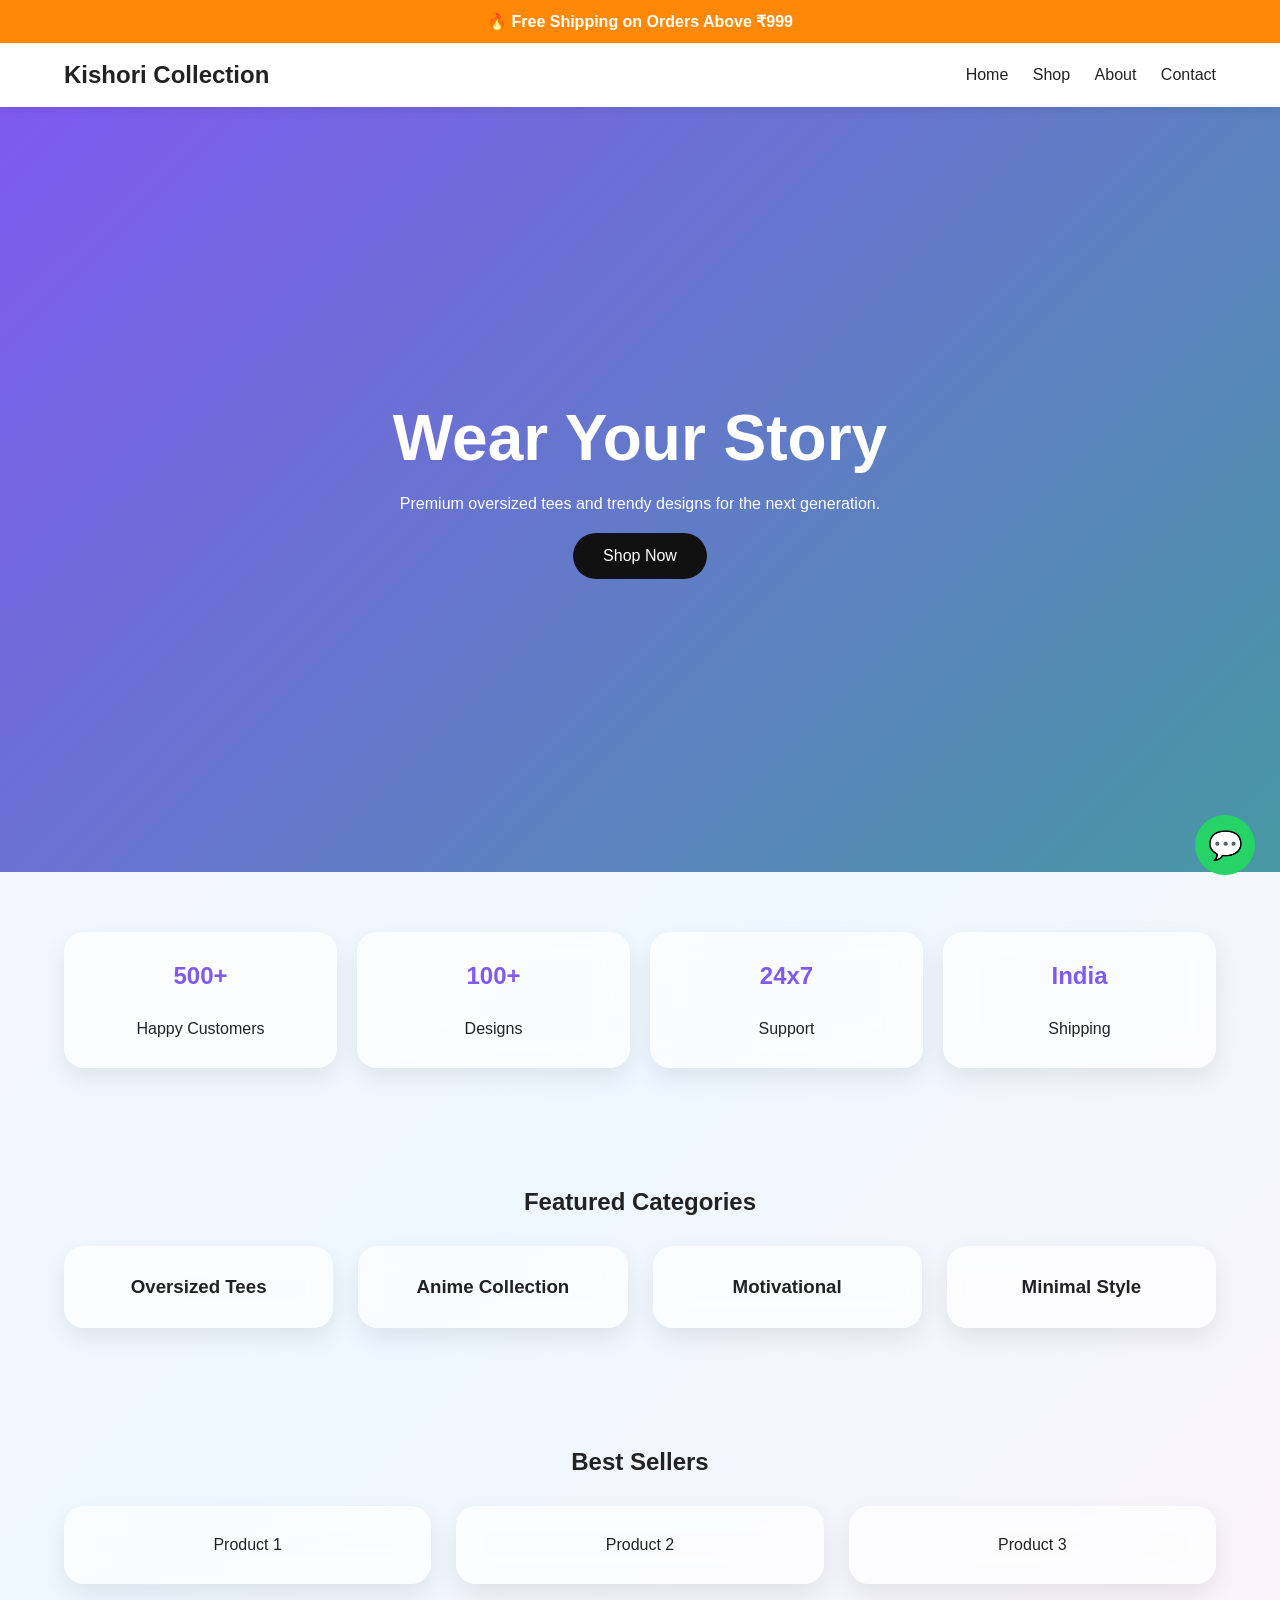
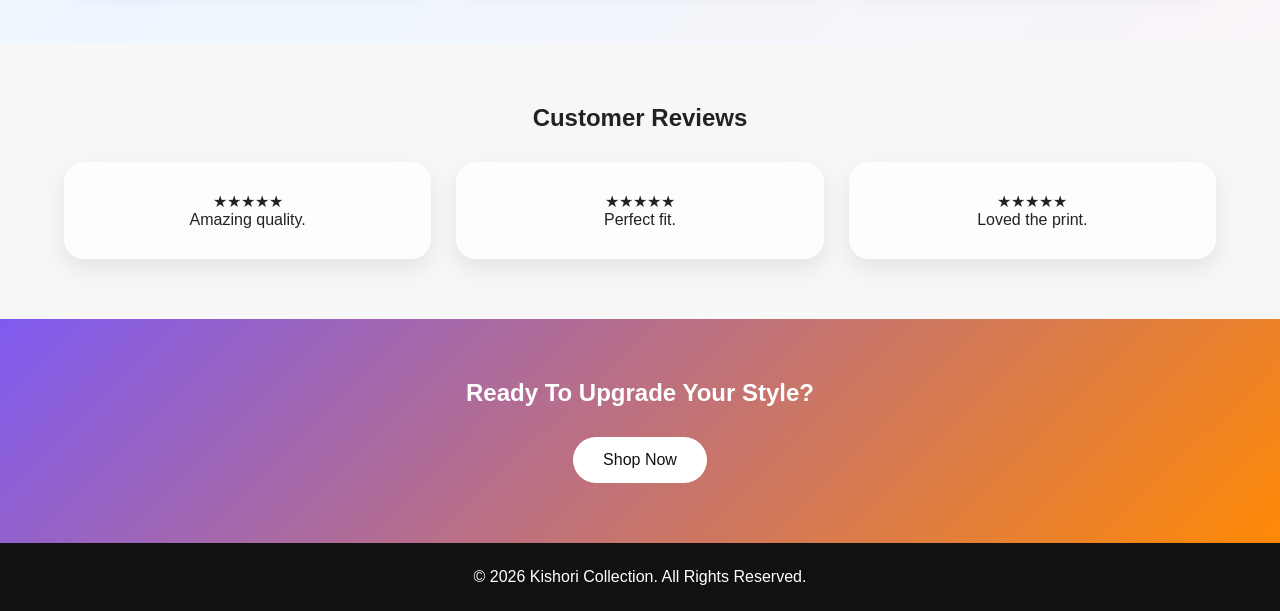
<file: index.html>
<!DOCTYPE html>
<html lang="en">
<head>
<meta charset="UTF-8">
<meta name="viewport" content="width=device-width, initial-scale=1.0">
<title>Kishori Collection</title>
<meta name="description" content="Premium POD fashion brand - Kishori Collection">
<link rel="stylesheet" href="style.css">
</head>
<body>
<div class="announcement">🔥 Free Shipping on Orders Above ₹999</div>

<header>
  <div class="container nav">
    <div class="logo">Kishori Collection</div>
    <nav>
      <a href="#">Home</a>
      <a href="#">Shop</a>
      <a href="#">About</a>
      <a href="#">Contact</a>
    </nav>
  </div>
</header>

<section class="hero">
  <div class="hero-content">
    <h1>Wear Your Story</h1>
    <p>Premium oversized tees and trendy designs for the next generation.</p>
    <a class="btn" href="#">Shop Now</a>
  </div>
</section>

<section class="stats container">
  <div class="stat"><h2>500+</h2><p>Happy Customers</p></div>
  <div class="stat"><h2>100+</h2><p>Designs</p></div>
  <div class="stat"><h2>24x7</h2><p>Support</p></div>
  <div class="stat"><h2>India</h2><p>Shipping</p></div>
</section>

<section class="container">
<h2>Featured Categories</h2>
<div class="grid">
<div class="card"><h3>Oversized Tees</h3></div>
<div class="card"><h3>Anime Collection</h3></div>
<div class="card"><h3>Motivational</h3></div>
<div class="card"><h3>Minimal Style</h3></div>
</div>
</section>

<section class="container">
<h2>Best Sellers</h2>
<div class="grid">
<div class="product">Product 1</div>
<div class="product">Product 2</div>
<div class="product">Product 3</div>
</div>
</section>

<section class="reviews">
<h2>Customer Reviews</h2>
<div class="grid container">
<div class="card">★★★★★<p>Amazing quality.</p></div>
<div class="card">★★★★★<p>Perfect fit.</p></div>
<div class="card">★★★★★<p>Loved the print.</p></div>
</div>
</section>

<section class="cta">
<h2>Ready To Upgrade Your Style?</h2>
<a class="btn light" href="#">Shop Now</a>
</section>

<footer>
<p>© 2026 Kishori Collection. All Rights Reserved.</p>
</footer>

<a class="whatsapp" href="#">💬</a>

</body>
</html>
</file>
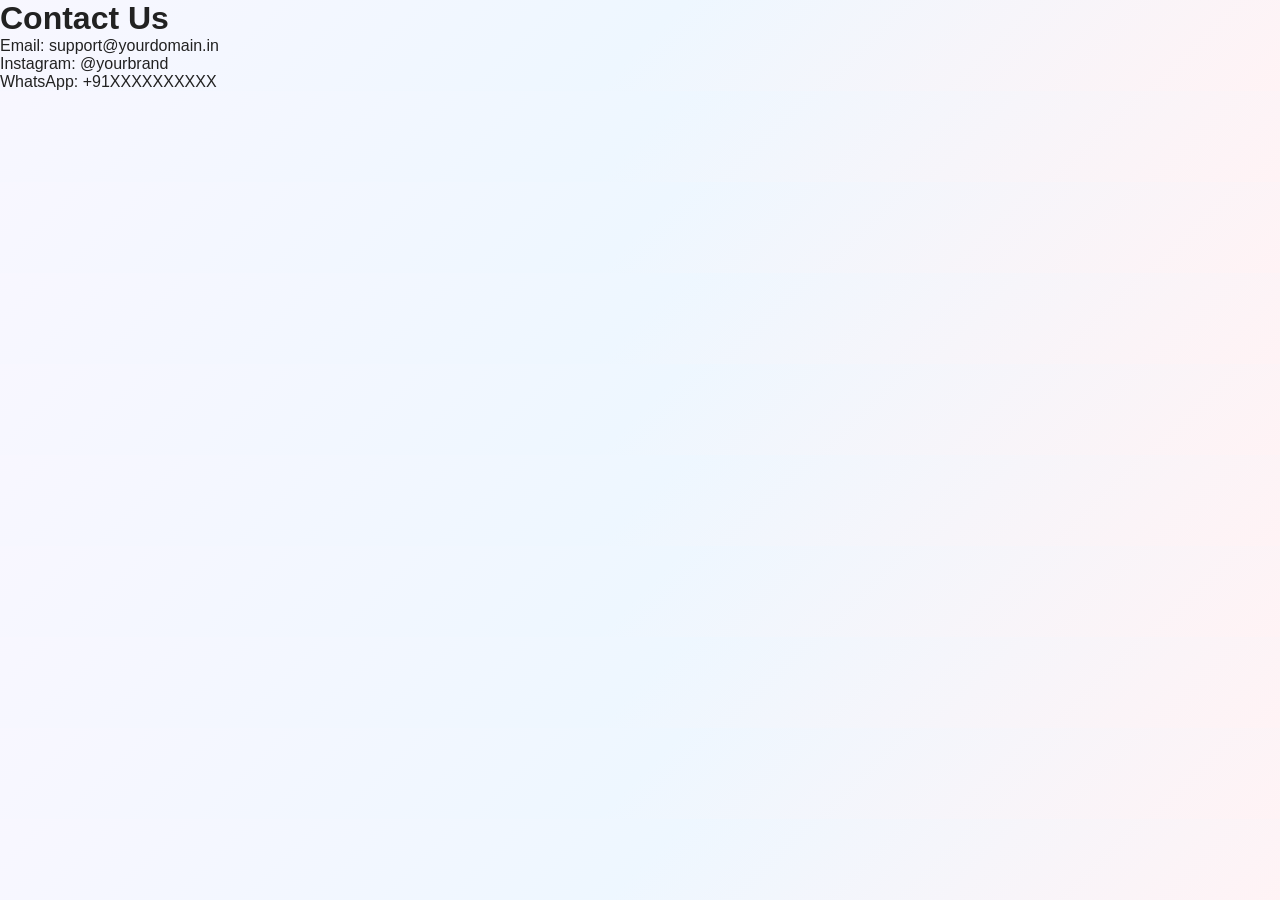
<file: contact.html>
<!DOCTYPE html>
<html>
<head>
<title>Contact Us</title>
<link rel="stylesheet" href="style.css">
</head>
<body>

<h1>Contact Us</h1>

<p>Email: support@yourdomain.in</p>

<p>Instagram: @yourbrand</p>

<p>WhatsApp: +91XXXXXXXXXX</p>

</body>
</html>
</file>
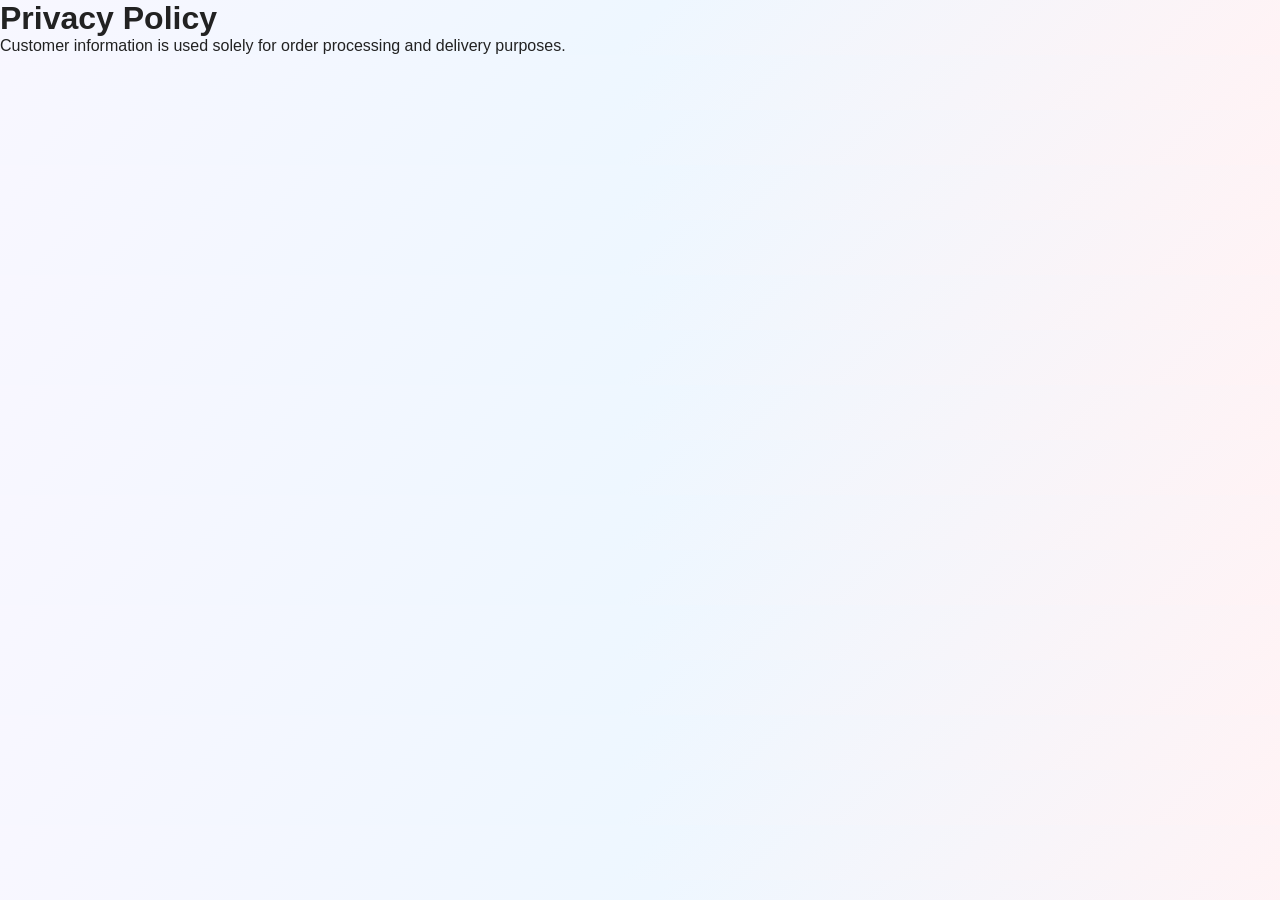
<file: privacy-policy.html>
<!DOCTYPE html>
<html>
<head>
<title>Privacy Policy</title>
<link rel="stylesheet" href="style.css">
</head>
<body>

<h1>Privacy Policy</h1>

<p>
Customer information is used solely for
order processing and delivery purposes.
</p>

</body>
</html>
</file>
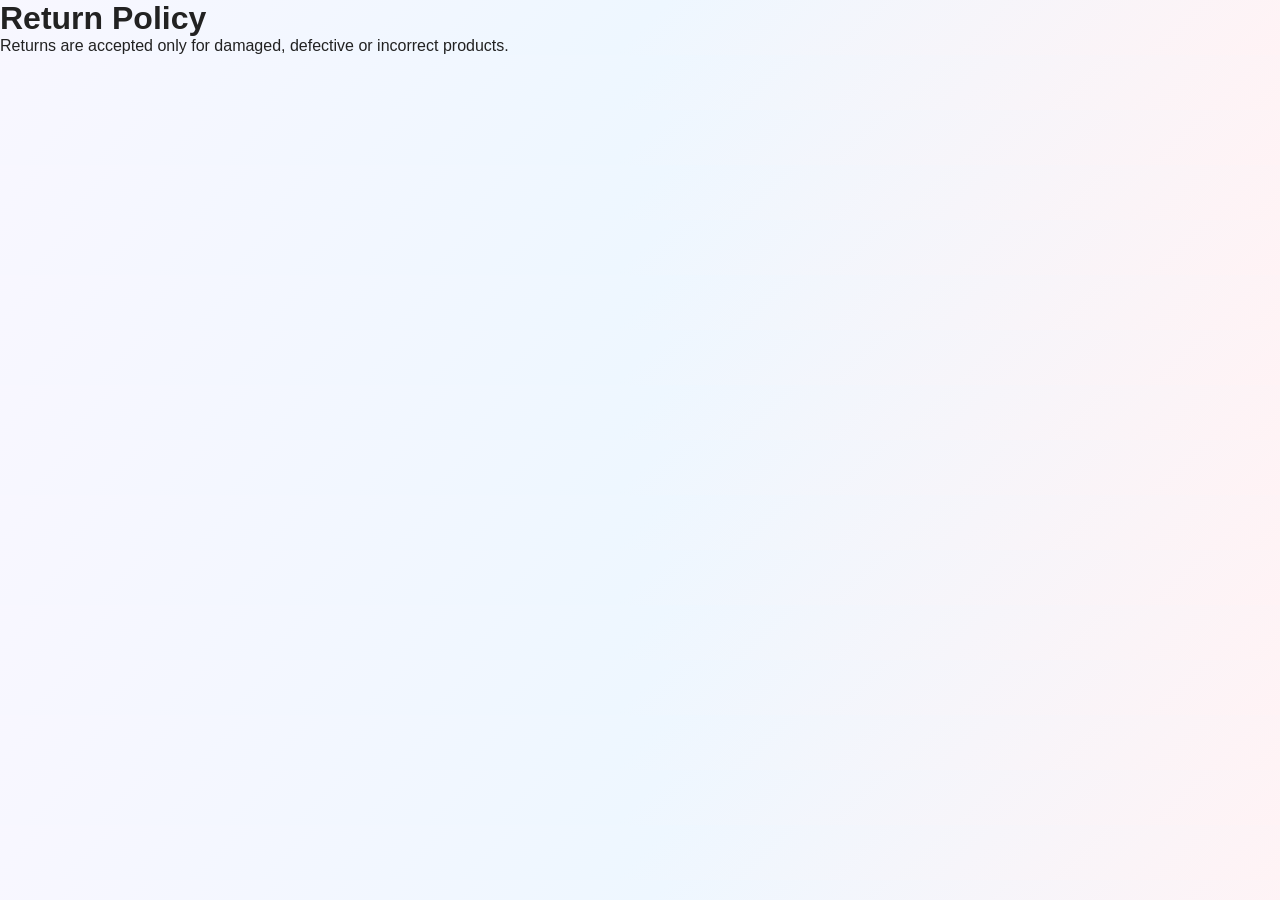
<file: return-policy.html>
<!DOCTYPE html>
<html>
<head>
<title>Return Policy</title>
<link rel="stylesheet" href="style.css">
</head>
<body>

<h1>Return Policy</h1>

<p>
Returns are accepted only for damaged,
defective or incorrect products.
</p>

</body>
</html>
</file>
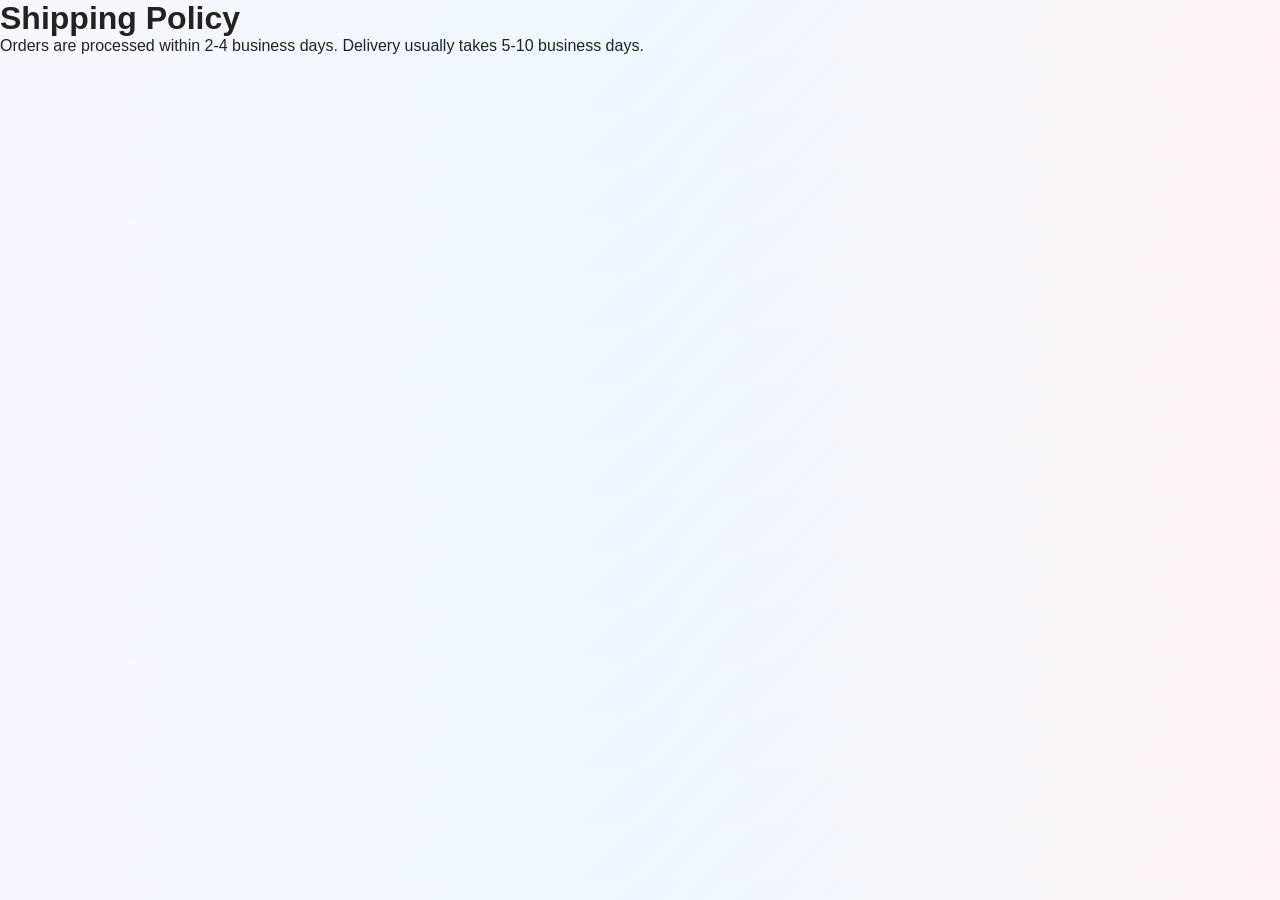
<file: shipping-policy.html>
<!DOCTYPE html>
<html>
<head>
<title>Shipping Policy</title>
<link rel="stylesheet" href="style.css">
</head>
<body>

<h1>Shipping Policy</h1>

<p>
Orders are processed within 2-4 business days.
Delivery usually takes 5-10 business days.
</p>

</body>
</html>
</file>
<file: style.css>
*{margin:0;padding:0;box-sizing:border-box;font-family:Arial,sans-serif}
body{background:linear-gradient(135deg,#f8f7ff,#eef7ff,#fff3f5);color:#222}
.container{width:90%;max-width:1200px;margin:auto}
.announcement{background:#ff8906;color:#fff;text-align:center;padding:12px;font-weight:bold}
header{background:#fff;position:sticky;top:0;box-shadow:0 2px 10px rgba(0,0,0,.08)}
.nav{display:flex;justify-content:space-between;align-items:center;padding:18px 0}
nav a{text-decoration:none;color:#222;margin-left:20px}
.logo{font-size:1.5rem;font-weight:bold}
.hero{min-height:85vh;display:flex;justify-content:center;align-items:center;text-align:center;color:#fff;background:linear-gradient(135deg,#7f5af0,#2cb67d,#ff8906);background-size:300% 300%;animation:g 10s infinite}
@keyframes g{0%{background-position:0% 50%}50%{background-position:100% 50%}100%{background-position:0% 50%}}
.hero h1{font-size:4rem}
.hero p{margin:20px 0}
.btn{display:inline-block;padding:14px 30px;background:#111;color:#fff;text-decoration:none;border-radius:30px}
.light{background:#fff;color:#111}
.stats{display:grid;grid-template-columns:repeat(auto-fit,minmax(200px,1fr));gap:20px;padding:60px 0}
.stat,.card,.product{background:rgba(255,255,255,.7);backdrop-filter:blur(15px);padding:30px;border-radius:20px;text-align:center;box-shadow:0 10px 25px rgba(0,0,0,.08)}
.stat h2{color:#7f5af0}
section{padding:60px 0}
h2{text-align:center;margin-bottom:30px}
.grid{display:grid;grid-template-columns:repeat(auto-fit,minmax(250px,1fr));gap:25px}
.card:hover,.product:hover{transform:translateY(-8px);transition:.3s}
.reviews{background:#f7f7f7}
.cta{text-align:center;background:linear-gradient(135deg,#7f5af0,#ff8906);color:#fff}
footer{background:#111;color:#fff;text-align:center;padding:25px}
.whatsapp{position:fixed;bottom:25px;right:25px;width:60px;height:60px;background:#25D366;border-radius:50%;display:flex;justify-content:center;align-items:center;text-decoration:none;font-size:28px}
@media(max-width:768px){.hero h1{font-size:2.5rem}.nav{flex-direction:column;gap:10px}}
</file>
